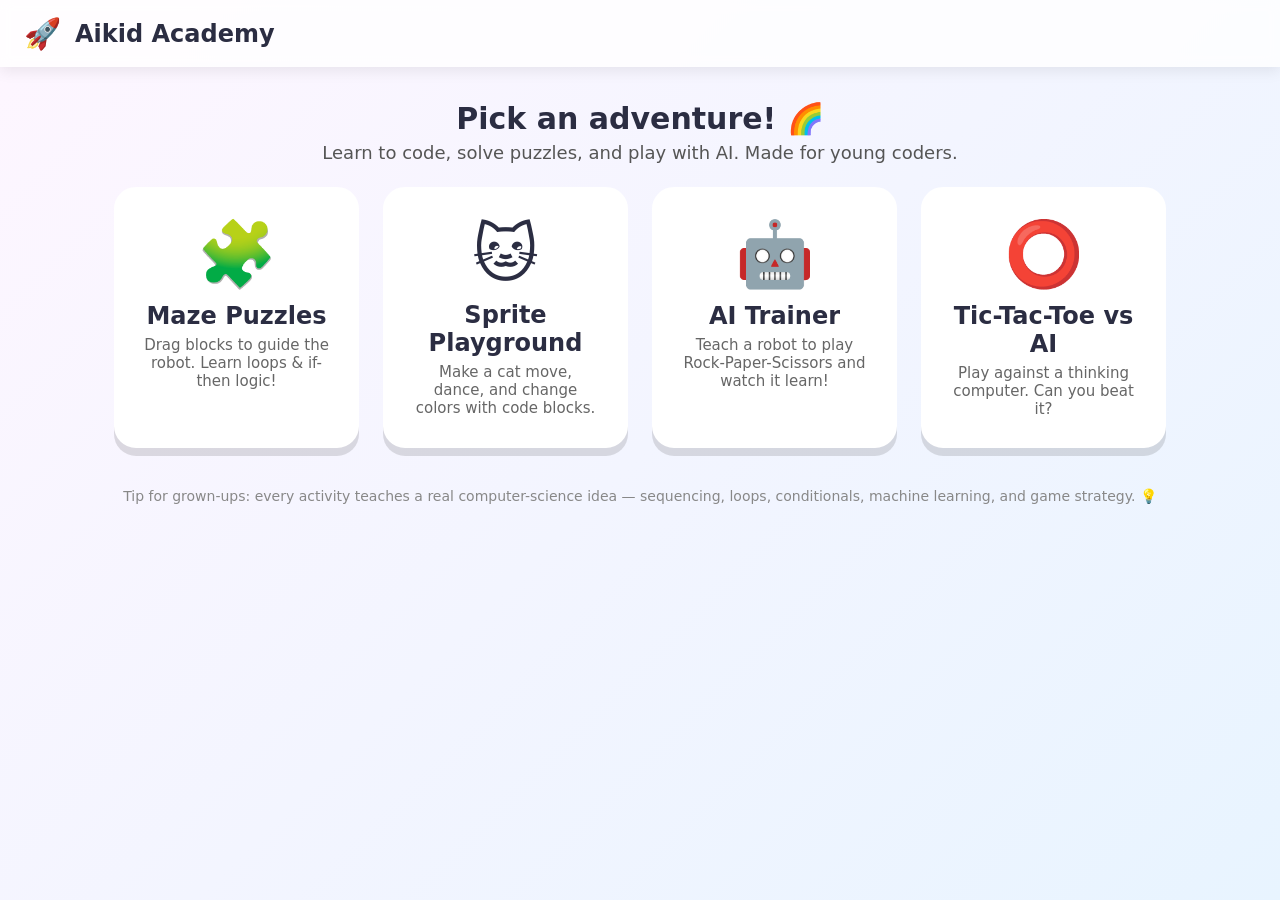
<file: index.html>
<!DOCTYPE html>
<html lang="en">
<head>
  <meta charset="UTF-8" />
  <meta name="viewport" content="width=device-width, initial-scale=1.0" />
  <title>Aikid Academy — Learn Code, Logic &amp; AI</title>
  <link rel="stylesheet" href="css/style.css" />
</head>
<body>
  <header class="topbar">
    <span class="logo">🚀</span>
    <h1>Aikid Academy</h1>
    <span class="spacer"></span>
  </header>

  <main class="wrap">
    <h2 class="section-title">Pick an adventure! 🌈</h2>
    <p class="lead">Learn to code, solve puzzles, and play with AI. Made for young coders.</p>

    <div class="card-grid">
      <a class="card c1" href="games/maze.html">
        <span class="emoji">🧩</span>
        <h3>Maze Puzzles</h3>
        <p>Drag blocks to guide the robot. Learn loops &amp; if-then logic!</p>
      </a>

      <a class="card c2" href="games/playground.html">
        <span class="emoji">🐱</span>
        <h3>Sprite Playground</h3>
        <p>Make a cat move, dance, and change colors with code blocks.</p>
      </a>

      <a class="card c3" href="games/ai.html">
        <span class="emoji">🤖</span>
        <h3>AI Trainer</h3>
        <p>Teach a robot to play Rock-Paper-Scissors and watch it learn!</p>
      </a>

      <a class="card c4" href="games/tictactoe.html">
        <span class="emoji">⭕</span>
        <h3>Tic-Tac-Toe vs AI</h3>
        <p>Play against a thinking computer. Can you beat it?</p>
      </a>
    </div>

    <p class="footer-note">
      Tip for grown-ups: every activity teaches a real computer-science idea —
      sequencing, loops, conditionals, machine learning, and game strategy. 💡
    </p>
  </main>
</body>
</html>
</file>
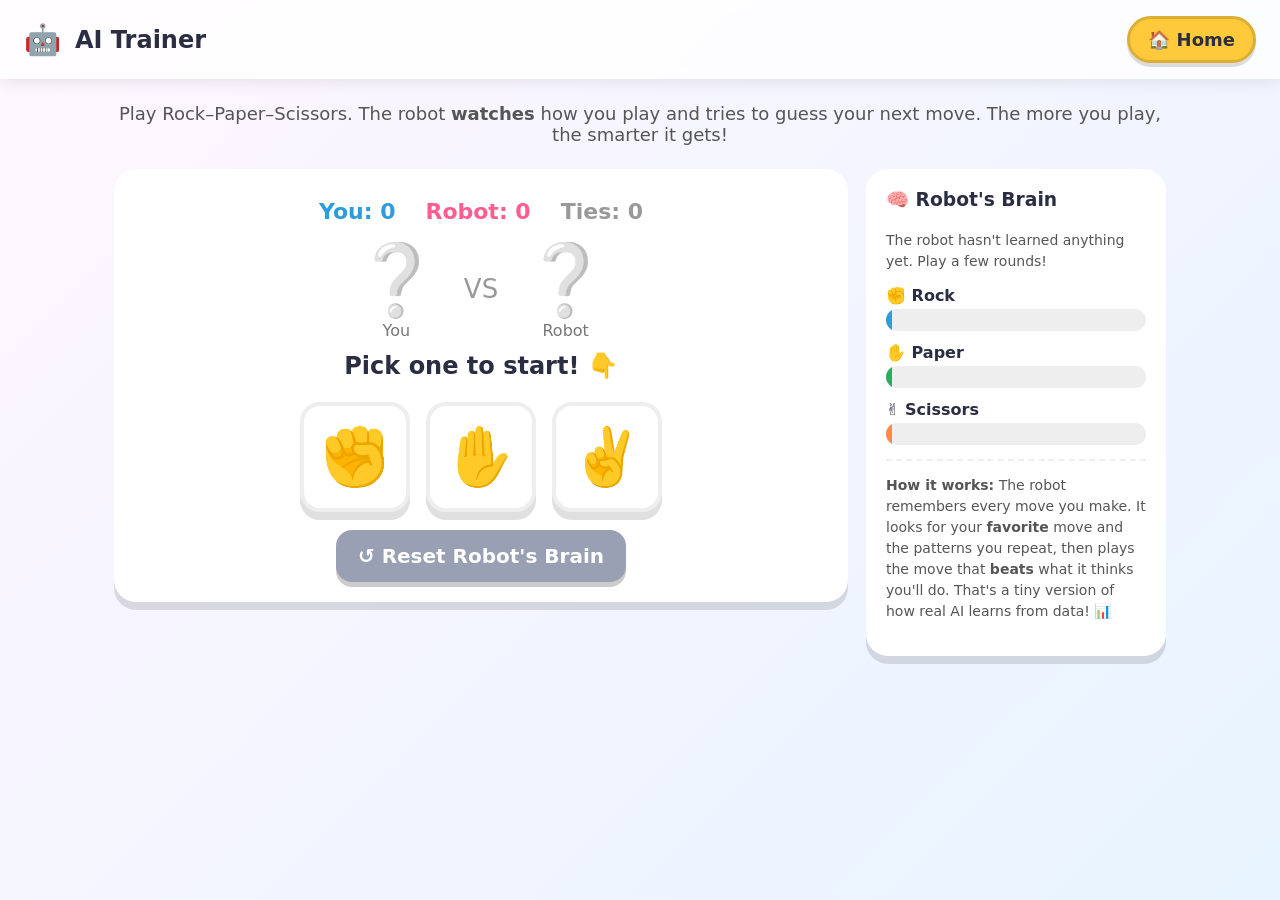
<file: games/ai.html>
<!DOCTYPE html>
<html lang="en">
<head>
  <meta charset="UTF-8" />
  <meta name="viewport" content="width=device-width, initial-scale=1.0" />
  <title>AI Trainer — Aikid Academy</title>
  <link rel="stylesheet" href="../css/style.css" />
  <style>
    .ai-layout { display: grid; grid-template-columns: 1fr 300px; gap: 18px; align-items: start; }
    @media (max-width: 820px) { .ai-layout { grid-template-columns: 1fr; } }

    .choices { display: flex; gap: 16px; justify-content: center; margin: 18px 0; flex-wrap: wrap; }
    .choice {
      font-size: 56px; background: #fff; border: 4px solid #eee; border-radius: 20px;
      width: 110px; height: 110px; cursor: pointer; box-shadow: var(--card-shadow);
      transition: transform 0.1s;
    }
    .choice:hover { transform: translateY(-6px); border-color: var(--purple); }
    .choice:active { transform: translateY(2px); }

    .battle { display: flex; align-items: center; justify-content: center; gap: 24px; font-size: 70px;
              min-height: 110px; }
    .battle .vs { font-size: 26px; color: #999; }
    .label { text-align: center; font-size: 16px; color: #777; }

    .score { display: flex; justify-content: center; gap: 30px; font-size: 22px; font-weight: bold; margin: 10px 0; }
    .score .you { color: var(--blue); }
    .score .ai  { color: var(--pink); }

    .result { text-align: center; font-size: 24px; font-weight: bold; min-height: 32px; margin: 8px 0; }

    .brain-bar { background: #eee; border-radius: 999px; height: 22px; overflow: hidden; margin: 4px 0 12px; }
    .brain-bar > div { height: 100%; display: flex; align-items: center; justify-content: flex-end;
                       padding-right: 6px; color: #fff; font-size: 12px; font-weight: bold; transition: width 0.3s; }
    .explain { font-size: 14px; color: #555; line-height: 1.5; }
  </style>
</head>
<body>
  <header class="topbar">
    <span class="logo">🤖</span>
    <h1>AI Trainer</h1>
    <span class="spacer"></span>
    <a class="home-btn" href="../index.html">🏠 Home</a>
  </header>

  <main class="wrap">
    <p class="lead">Play Rock–Paper–Scissors. The robot <b>watches</b> how you play and tries to guess your next move. The more you play, the smarter it gets!</p>

    <div class="ai-layout">
      <div class="panel">
        <div class="score">
          <span class="you">You: <span id="youScore">0</span></span>
          <span class="ai">Robot: <span id="aiScore">0</span></span>
          <span style="color:#999">Ties: <span id="tieScore">0</span></span>
        </div>

        <div class="battle">
          <div style="text-align:center"><div id="youPick">❔</div><div class="label">You</div></div>
          <span class="vs">VS</span>
          <div style="text-align:center"><div id="aiPick">❔</div><div class="label">Robot</div></div>
        </div>

        <div class="result" id="result">Pick one to start! 👇</div>

        <div class="choices">
          <button class="choice" data-move="rock">✊</button>
          <button class="choice" data-move="paper">✋</button>
          <button class="choice" data-move="scissors">✌️</button>
        </div>

        <div style="text-align:center">
          <button class="btn gray" id="resetBtn">↺ Reset Robot's Brain</button>
        </div>
      </div>

      <!-- AI brain panel -->
      <div class="panel">
        <h3 style="margin-top:0">🧠 Robot's Brain</h3>
        <p class="explain" id="brainNote">The robot hasn't learned anything yet. Play a few rounds!</p>
        <div><b>✊ Rock</b><div class="brain-bar"><div id="barRock" style="background:var(--blue);width:0">0%</div></div></div>
        <div><b>✋ Paper</b><div class="brain-bar"><div id="barPaper" style="background:var(--green);width:0">0%</div></div></div>
        <div><b>✌️ Scissors</b><div class="brain-bar"><div id="barScissors" style="background:var(--orange);width:0">0%</div></div></div>
        <hr style="border:none;border-top:2px dashed #eee;margin:14px 0" />
        <p class="explain">
          <b>How it works:</b> The robot remembers every move you make. It looks for your
          <b>favorite</b> move and the patterns you repeat, then plays the move that
          <b>beats</b> what it thinks you'll do. That's a tiny version of how real AI learns from data! 📊
        </p>
      </div>
    </div>
  </main>

  <div class="toast" id="toast"></div>

  <script>
    const $ = (id) => document.getElementById(id);
    const MOVES = ["rock", "paper", "scissors"];
    const EMOJI = { rock: "✊", paper: "✋", scissors: "✌️" };
    const BEATS = { rock: "scissors", paper: "rock", scissors: "paper" }; // key beats value
    const COUNTER = { rock: "paper", paper: "scissors", scissors: "rock" }; // move that beats key

    // Memory: how often each move is played, and what move follows each move (pattern learning)
    let counts = { rock: 0, paper: 0, scissors: 0 };
    let next = { rock: {rock:0,paper:0,scissors:0}, paper:{rock:0,paper:0,scissors:0}, scissors:{rock:0,paper:0,scissors:0} };
    let lastMove = null;
    let scores = { you: 0, ai: 0, tie: 0 };

    function aiGuess() {
      // If we've seen the player's last move, predict what usually comes next
      if (lastMove) {
        const after = next[lastMove];
        const total = after.rock + after.paper + after.scissors;
        if (total > 0) {
          const predicted = MOVES.reduce((a, b) => (after[a] >= after[b] ? a : b));
          return COUNTER[predicted];
        }
      }
      // Otherwise counter the player's overall favorite
      const total = counts.rock + counts.paper + counts.scissors;
      if (total > 0) {
        const fav = MOVES.reduce((a, b) => (counts[a] >= counts[b] ? a : b));
        return COUNTER[fav];
      }
      // No data yet → random
      return MOVES[Math.floor(Math.random() * 3)];
    }

    function play(youMove) {
      const aiMove = aiGuess();
      $("youPick").textContent = EMOJI[youMove];
      $("aiPick").textContent = EMOJI[aiMove];

      let msg, cls;
      if (youMove === aiMove) { scores.tie++; msg = "🤝 It's a tie!"; cls = ""; }
      else if (BEATS[youMove] === aiMove) { scores.you++; msg = "🎉 You win!"; cls = "win"; }
      else { scores.ai++; msg = "🤖 Robot wins!"; cls = "oops"; }

      $("result").textContent = msg;
      toast(msg, cls);

      // LEARN: record this move and the pattern from the previous move
      counts[youMove]++;
      if (lastMove) next[lastMove][youMove]++;
      lastMove = youMove;

      updateScores();
      updateBrain();
    }

    function updateScores() {
      $("youScore").textContent = scores.you;
      $("aiScore").textContent = scores.ai;
      $("tieScore").textContent = scores.tie;
    }

    function updateBrain() {
      const total = counts.rock + counts.paper + counts.scissors;
      ["rock", "paper", "scissors"].forEach((m) => {
        const pct = total ? Math.round((counts[m] / total) * 100) : 0;
        const bar = $("bar" + m[0].toUpperCase() + m.slice(1));
        bar.style.width = pct + "%";
        bar.textContent = pct + "%";
      });
      if (total === 0) {
        $("brainNote").textContent = "The robot hasn't learned anything yet. Play a few rounds!";
      } else {
        const fav = MOVES.reduce((a, b) => (counts[a] >= counts[b] ? a : b));
        $("brainNote").innerHTML = "After " + total + " rounds, the robot thinks your favorite is <b>" +
          EMOJI[fav] + "</b>. It will try to beat that!";
      }
    }

    let toastTimer;
    function toast(msg, cls) {
      const t = $("toast");
      t.textContent = msg;
      t.className = "toast show " + (cls || "");
      clearTimeout(toastTimer);
      toastTimer = setTimeout(() => (t.className = "toast"), 1500);
    }

    document.querySelectorAll(".choice").forEach((c) =>
      c.addEventListener("click", () => play(c.dataset.move))
    );
    $("resetBtn").onclick = () => {
      counts = { rock: 0, paper: 0, scissors: 0 };
      next = { rock:{rock:0,paper:0,scissors:0}, paper:{rock:0,paper:0,scissors:0}, scissors:{rock:0,paper:0,scissors:0} };
      lastMove = null;
      scores = { you: 0, ai: 0, tie: 0 };
      $("youPick").textContent = "❔"; $("aiPick").textContent = "❔";
      $("result").textContent = "Brain wiped! Pick one to start again. 👇";
      updateScores(); updateBrain();
    };

    updateBrain();
  </script>
</body>
</html>
</file>
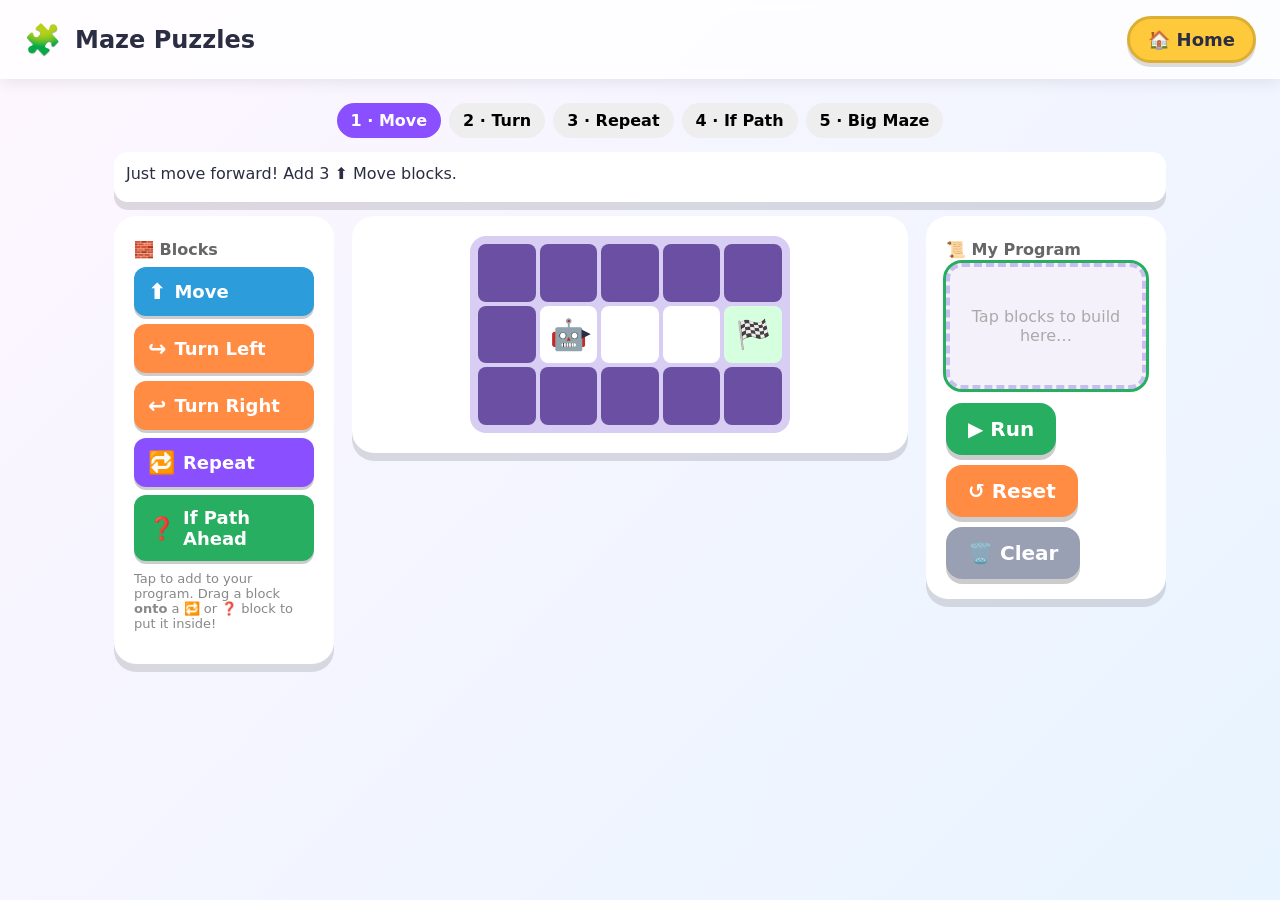
<file: games/maze.html>
<!DOCTYPE html>
<html lang="en">
<head>
  <meta charset="UTF-8" />
  <meta name="viewport" content="width=device-width, initial-scale=1.0" />
  <title>Maze Puzzles — Aikid Academy</title>
  <link rel="stylesheet" href="../css/style.css" />
  <style>
    .maze-layout { display: grid; grid-template-columns: 220px 1fr 240px; gap: 18px; align-items: start; }
    @media (max-width: 880px) { .maze-layout { grid-template-columns: 1fr; } }

    #grid { display: grid; gap: 4px; background: #d8cdf2; padding: 8px; border-radius: 16px; }
    .cell {
      width: 100%; aspect-ratio: 1 / 1; border-radius: 8px;
      display: flex; align-items: center; justify-content: center; font-size: 28px;
      background: #fff;
    }
    .cell.wall { background: #6b4fa3; }
    .cell.goal { background: #d6ffe0; }
    .robot { font-size: 30px; transition: transform 0.25s ease, left 0.25s, top 0.25s; }

    .level-pills { display: flex; flex-wrap: wrap; gap: 8px; justify-content: center; margin-bottom: 14px; }
    .pill { border: none; cursor: pointer; font-family: inherit; font-weight: bold; font-size: 16px;
            padding: 8px 14px; border-radius: 999px; background: #eee; }
    .pill.active { background: var(--purple); color: #fff; }
    .pill.done::after { content: " ⭐"; }

    .toolbox-title { font-weight: bold; font-size: 16px; margin: 4px 0; color: #666; }
    .program-block { position: relative; }
    .program-block .del {
      position: absolute; top: 4px; right: 6px; background: #ffffff66; border: none;
      border-radius: 50%; width: 24px; height: 24px; cursor: pointer; font-weight: bold; color: #fff;
    }
    .nested { margin-top: 8px; }
    .stepper button { width: 26px; height: 26px; border-radius: 8px; border: none; font-size: 18px;
                      font-weight: bold; cursor: pointer; background: #ffffff55; color: #fff; }
    .actions { display: flex; gap: 10px; margin-top: 14px; flex-wrap: wrap; }
    .speech { background: #fff; border-radius: 14px; padding: 12px; font-size: 16px; min-height: 50px;
              box-shadow: var(--card-shadow); margin-bottom: 14px; }
  </style>
</head>
<body>
  <header class="topbar">
    <span class="logo">🧩</span>
    <h1>Maze Puzzles</h1>
    <span class="spacer"></span>
    <a class="home-btn" href="../index.html">🏠 Home</a>
  </header>

  <main class="wrap">
    <div class="level-pills" id="levelPills"></div>
    <div class="speech" id="speech">Build a program to help 🤖 reach the goal 🏁. Tap a block to add it!</div>

    <div class="maze-layout">
      <!-- Toolbox -->
      <div class="panel">
        <div class="toolbox-title">🧱 Blocks</div>
        <div class="block" data-type="move" draggable="true"><span class="ico">⬆️</span> Move</div>
        <div class="block" data-type="left" draggable="true"><span class="ico">↪️</span> Turn Left</div>
        <div class="block" data-type="right" draggable="true"><span class="ico">↩️</span> Turn Right</div>
        <div class="block" data-type="repeat" draggable="true"><span class="ico">🔁</span> Repeat</div>
        <div class="block" data-type="if" draggable="true"><span class="ico">❓</span> If Path Ahead</div>
        <p style="font-size:13px;color:#888;margin-top:10px;">
          Tap to add to your program. Drag a block <b>onto</b> a 🔁 or ❓ block to put it inside!
        </p>
      </div>

      <!-- Maze grid -->
      <div class="panel" style="text-align:center;">
        <div id="grid"></div>
      </div>

      <!-- Program -->
      <div class="panel">
        <div class="toolbox-title">📜 My Program</div>
        <div class="dropzone" id="program" data-container="root">
          <div class="placeholder">Tap blocks to build here…</div>
        </div>
        <div class="actions">
          <button class="btn green" id="runBtn">▶️ Run</button>
          <button class="btn orange" id="resetBtn">↺ Reset</button>
          <button class="btn gray" id="clearBtn">🗑️ Clear</button>
        </div>
      </div>
    </div>
  </main>

  <div class="toast" id="toast"></div>
  <script src="../js/maze.js"></script>
</body>
</html>
</file>
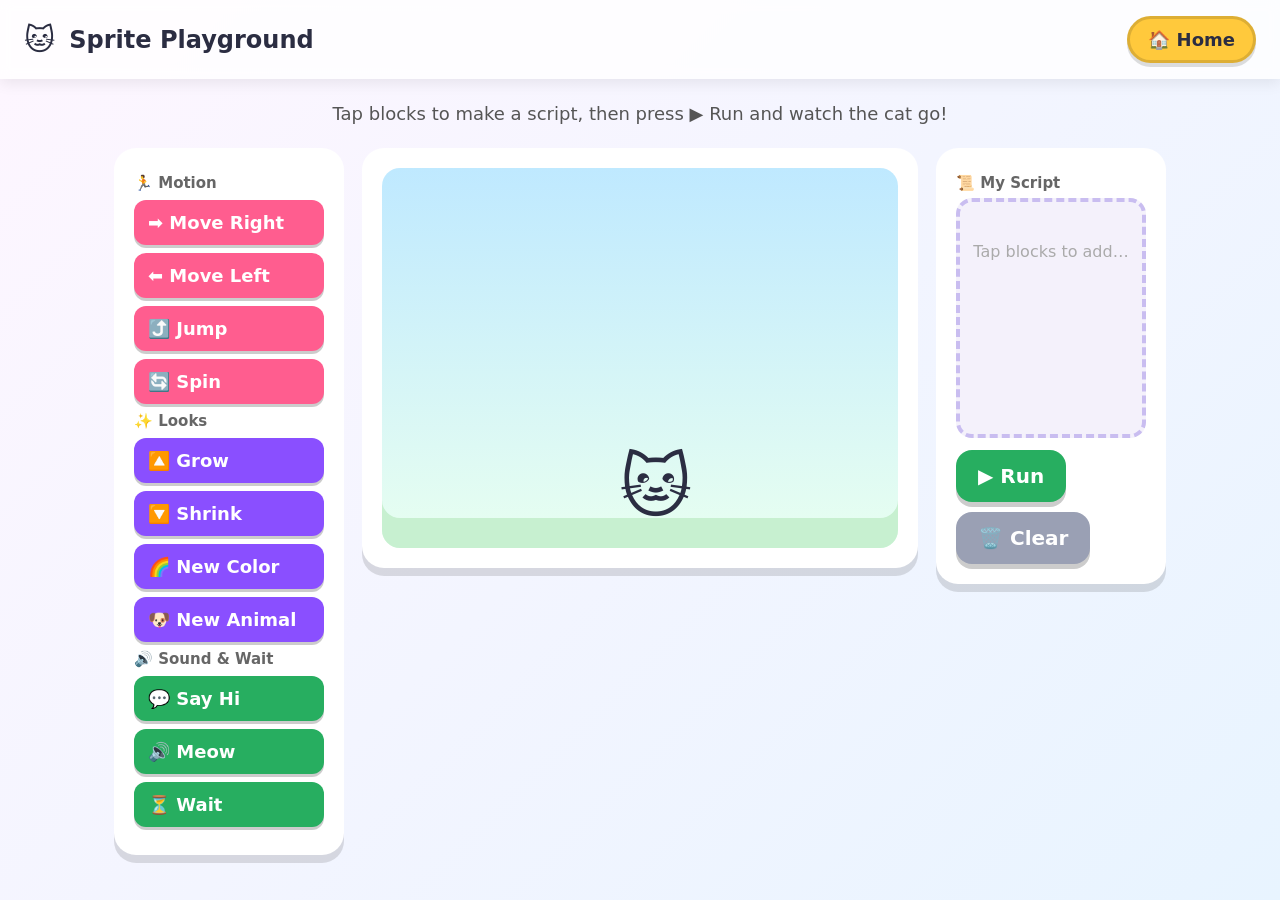
<file: games/playground.html>
<!DOCTYPE html>
<html lang="en">
<head>
  <meta charset="UTF-8" />
  <meta name="viewport" content="width=device-width, initial-scale=1.0" />
  <title>Sprite Playground — Aikid Academy</title>
  <link rel="stylesheet" href="../css/style.css" />
  <style>
    .play-layout { display: grid; grid-template-columns: 230px 1fr 230px; gap: 18px; align-items: start; }
    @media (max-width: 880px) { .play-layout { grid-template-columns: 1fr; } }

    #stage {
      position: relative; height: 380px; border-radius: 18px; overflow: hidden;
      background: linear-gradient(#bfe9ff, #e8fff0);
      box-shadow: inset 0 -30px 0 #c7f0d0;
    }
    #sprite {
      position: absolute; left: 46%; bottom: 20px; font-size: 70px;
      transition: all 0.3s ease; transform-origin: center bottom;
    }
    #bubble {
      position: absolute; background: #fff; border-radius: 14px; padding: 8px 12px;
      font-size: 16px; box-shadow: 0 3px 8px #0002; display: none; max-width: 160px;
    }
    .toolbox-title { font-weight: bold; font-size: 15px; margin: 6px 0; color: #666; }
    .block.act { background: var(--pink); }
    .block.look { background: var(--purple); }
    .block.sound { background: var(--green); }
    #script { min-height: 240px; }
    .program-block { position: relative; }
    .program-block .del { position: absolute; top: 6px; right: 8px; background: #ffffff66; border: none;
      border-radius: 50%; width: 22px; height: 22px; cursor: pointer; color: #fff; font-weight: bold; }
    .actions { display: flex; gap: 10px; margin-top: 12px; flex-wrap: wrap; }
  </style>
</head>
<body>
  <header class="topbar">
    <span class="logo">🐱</span>
    <h1>Sprite Playground</h1>
    <span class="spacer"></span>
    <a class="home-btn" href="../index.html">🏠 Home</a>
  </header>

  <main class="wrap">
    <p class="lead">Tap blocks to make a script, then press ▶️ Run and watch the cat go!</p>

    <div class="play-layout">
      <!-- Toolbox -->
      <div class="panel">
        <div class="toolbox-title">🏃 Motion</div>
        <div class="block act"  data-cmd="right">➡️ Move Right</div>
        <div class="block act"  data-cmd="left">⬅️ Move Left</div>
        <div class="block act"  data-cmd="jump">⤴️ Jump</div>
        <div class="block act"  data-cmd="spin">🔄 Spin</div>
        <div class="toolbox-title">✨ Looks</div>
        <div class="block look" data-cmd="grow">🔼 Grow</div>
        <div class="block look" data-cmd="shrink">🔽 Shrink</div>
        <div class="block look" data-cmd="color">🌈 New Color</div>
        <div class="block look" data-cmd="costume">🐶 New Animal</div>
        <div class="toolbox-title">🔊 Sound &amp; Wait</div>
        <div class="block sound" data-cmd="say">💬 Say Hi</div>
        <div class="block sound" data-cmd="meow">🔊 Meow</div>
        <div class="block sound" data-cmd="wait">⏳ Wait</div>
      </div>

      <!-- Stage -->
      <div class="panel">
        <div id="stage">
          <div id="bubble"></div>
          <div id="sprite">🐱</div>
        </div>
      </div>

      <!-- Script -->
      <div class="panel">
        <div class="toolbox-title">📜 My Script</div>
        <div class="dropzone" id="script"><div class="placeholder">Tap blocks to add…</div></div>
        <div class="actions">
          <button class="btn green" id="runBtn">▶️ Run</button>
          <button class="btn gray" id="clearBtn">🗑️ Clear</button>
        </div>
      </div>
    </div>
  </main>

  <script>
    const $ = (id) => document.getElementById(id);
    const sprite = $("sprite");
    const stage = $("stage");
    const bubble = $("bubble");
    let script = [];
    let running = false;

    const animals = ["🐱", "🐶", "🐸", "🦄", "🐢", "🐥", "🦊", "🐼"];
    const labels = {
      right:"➡️ Move Right", left:"⬅️ Move Left", jump:"⤴️ Jump", spin:"🔄 Spin",
      grow:"🔼 Grow", shrink:"🔽 Shrink", color:"🌈 New Color", costume:"🐶 New Animal",
      say:"💬 Say Hi", meow:"🔊 Meow", wait:"⏳ Wait"
    };
    const klass = {
      right:"act",left:"act",jump:"act",spin:"act",
      grow:"look",shrink:"look",color:"look",costume:"look",
      say:"sound",meow:"sound",wait:"sound"
    };

    // sprite state
    let x = 46, size = 70, hue = 0, rot = 0, animal = 0;

    function resetSprite() {
      x = 46; size = 70; hue = 0; rot = 0; animal = 0;
      apply();
    }
    function apply() {
      sprite.style.left = x + "%";
      sprite.style.fontSize = size + "px";
      sprite.style.filter = `hue-rotate(${hue}deg)`;
      sprite.style.transform = `rotate(${rot}deg)`;
      sprite.textContent = animals[animal];
    }

    function renderScript() {
      const z = $("script");
      z.innerHTML = "";
      if (script.length === 0) { z.innerHTML = '<div class="placeholder">Tap blocks to add…</div>'; return; }
      script.forEach((cmd, i) => {
        const el = document.createElement("div");
        el.className = "block " + klass[cmd] + " program-block";
        el.innerHTML = "<span>" + labels[cmd] + "</span>";
        const del = document.createElement("button");
        del.className = "del"; del.textContent = "✕";
        del.onclick = () => { script.splice(i, 1); renderScript(); };
        el.appendChild(del);
        z.appendChild(el);
      });
    }

    // tiny beep using WebAudio (no files needed)
    function beep(freq, dur) {
      try {
        const ac = beep.ac || (beep.ac = new (window.AudioContext || window.webkitAudioContext)());
        const o = ac.createOscillator(), g = ac.createGain();
        o.frequency.value = freq; o.type = "triangle";
        o.connect(g); g.connect(ac.destination);
        g.gain.setValueAtTime(0.15, ac.currentTime);
        g.gain.exponentialRampToValueAtTime(0.001, ac.currentTime + dur);
        o.start(); o.stop(ac.currentTime + dur);
      } catch (e) {}
    }

    function showBubble(text) {
      bubble.textContent = text;
      bubble.style.display = "block";
      bubble.style.left = Math.min(80, x + 8) + "%";
      bubble.style.bottom = (20 + size) + "px";
      setTimeout(() => (bubble.style.display = "none"), 900);
    }

    const sleep = (ms) => new Promise((r) => setTimeout(r, ms));

    async function step(cmd) {
      switch (cmd) {
        case "right": x = Math.min(82, x + 12); break;
        case "left":  x = Math.max(4,  x - 12); break;
        case "jump":  sprite.style.bottom = "120px"; beep(523,0.15); await sleep(300); sprite.style.bottom = "20px"; break;
        case "spin":  rot += 360; break;
        case "grow":  size = Math.min(140, size + 18); break;
        case "shrink":size = Math.max(34, size - 18); break;
        case "color": hue = (hue + 60) % 360; break;
        case "costume": animal = (animal + 1) % animals.length; break;
        case "say":   showBubble("Hi! 👋"); break;
        case "meow":  beep(660,0.12); await sleep(120); beep(440,0.18); break;
        case "wait":  await sleep(500); break;
      }
      apply();
      await sleep(350);
    }

    async function run() {
      if (running || script.length === 0) return;
      running = true;
      $("runBtn").disabled = true;
      resetSprite();
      await sleep(200);
      for (const cmd of script) await step(cmd);
      running = false;
      $("runBtn").disabled = false;
    }

    document.querySelectorAll(".block[data-cmd]").forEach((b) => {
      b.addEventListener("click", () => { if (!running) { script.push(b.dataset.cmd); renderScript(); } });
    });
    $("runBtn").onclick = run;
    $("clearBtn").onclick = () => { if (!running) { script = []; renderScript(); resetSprite(); } };

    resetSprite();
    renderScript();
  </script>
</body>
</html>
</file>
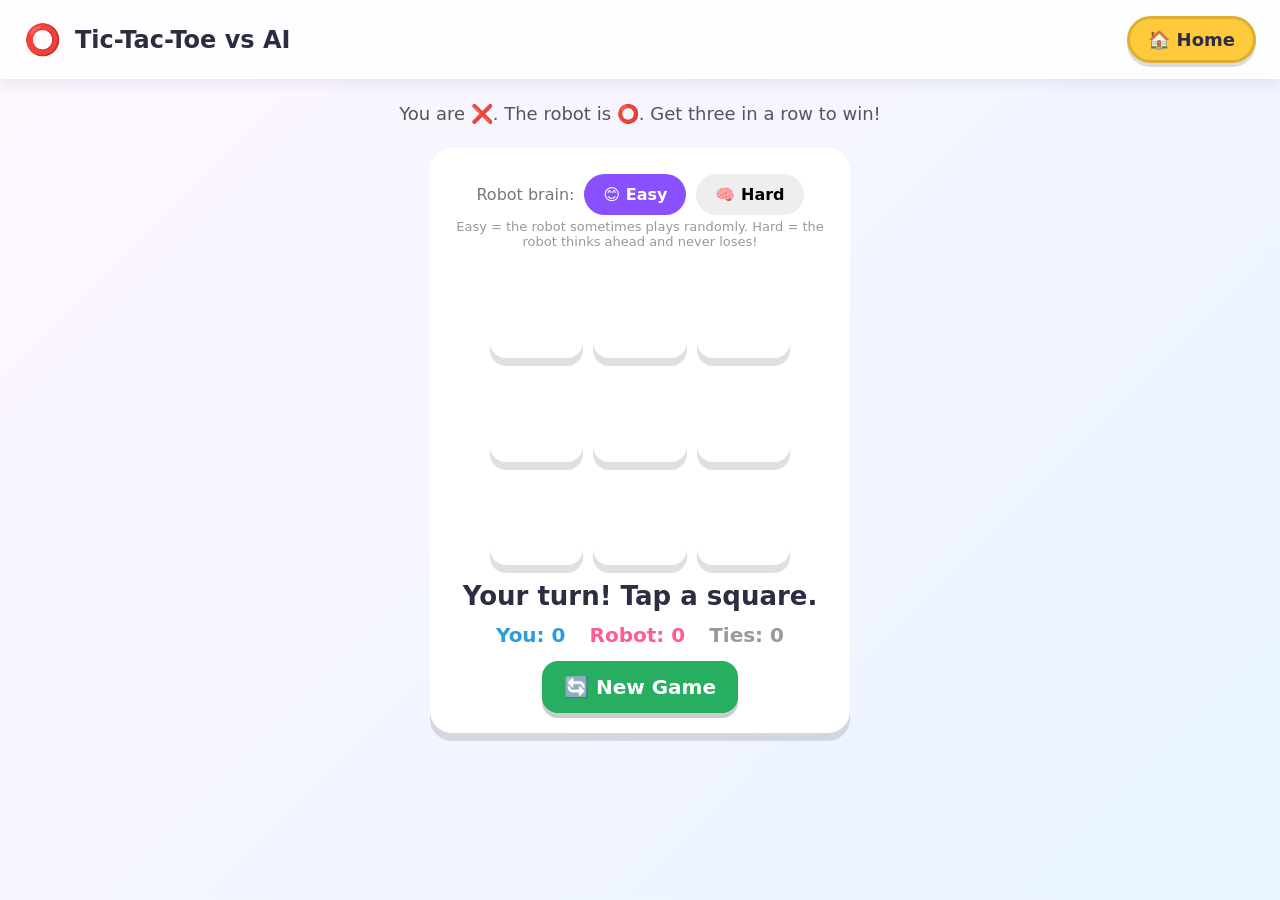
<file: games/tictactoe.html>
<!DOCTYPE html>
<html lang="en">
<head>
  <meta charset="UTF-8" />
  <meta name="viewport" content="width=device-width, initial-scale=1.0" />
  <title>Tic-Tac-Toe vs AI — Aikid Academy</title>
  <link rel="stylesheet" href="../css/style.css" />
  <style>
    .board { display: grid; grid-template-columns: repeat(3, 1fr); gap: 10px; width: 300px; margin: 16px auto; }
    .sq {
      aspect-ratio: 1/1; background: #fff; border-radius: 16px; border: none; cursor: pointer;
      font-size: 56px; box-shadow: var(--card-shadow); display: flex; align-items: center; justify-content: center;
    }
    .sq:hover:not(:disabled) { background: #f3eeff; }
    .sq.win { background: #d6ffe0; }
    .sq:disabled { cursor: default; }
    .result { text-align: center; font-size: 26px; font-weight: bold; min-height: 34px; }
    .diff { display: flex; gap: 10px; justify-content: center; margin: 6px 0 4px; }
    .diff button { font-family: inherit; font-weight: bold; font-size: 16px; padding: 8px 16px;
                   border-radius: 999px; border: 3px solid transparent; cursor: pointer; background: #eee; }
    .diff button.active { background: var(--purple); color: #fff; }
    .center { text-align: center; }
    .score { display:flex; justify-content:center; gap:24px; font-weight:bold; font-size:20px; margin-top:8px;}
  </style>
</head>
<body>
  <header class="topbar">
    <span class="logo">⭕</span>
    <h1>Tic-Tac-Toe vs AI</h1>
    <span class="spacer"></span>
    <a class="home-btn" href="../index.html">🏠 Home</a>
  </header>

  <main class="wrap">
    <p class="lead">You are ❌. The robot is ⭕. Get three in a row to win!</p>

    <div class="panel" style="max-width:420px;margin:0 auto;">
      <div class="diff">
        <span style="align-self:center;color:#777;">Robot brain:</span>
        <button data-diff="easy" class="active">😊 Easy</button>
        <button data-diff="hard">🧠 Hard</button>
      </div>
      <div class="center" style="font-size:13px;color:#999;">
        Easy = the robot sometimes plays randomly. Hard = the robot thinks ahead and never loses!
      </div>

      <div class="board" id="board"></div>
      <div class="result" id="result">Your turn! Tap a square.</div>

      <div class="score">
        <span style="color:var(--blue)">You: <span id="wYou">0</span></span>
        <span style="color:var(--pink)">Robot: <span id="wAi">0</span></span>
        <span style="color:#999">Ties: <span id="wTie">0</span></span>
      </div>

      <div class="center" style="margin-top:14px;">
        <button class="btn green" id="newBtn">🔄 New Game</button>
      </div>
    </div>
  </main>

  <div class="toast" id="toast"></div>

  <script>
    const $ = (id) => document.getElementById(id);
    const HUMAN = "❌", AI = "⭕";
    let board, gameOver, difficulty = "easy";
    let wins = { you: 0, ai: 0, tie: 0 };
    const LINES = [[0,1,2],[3,4,5],[6,7,8],[0,3,6],[1,4,7],[2,5,8],[0,4,8],[2,4,6]];

    function newGame() {
      board = Array(9).fill("");
      gameOver = false;
      $("result").textContent = "Your turn! Tap a square.";
      render();
    }

    function render() {
      const b = $("board");
      b.innerHTML = "";
      board.forEach((v, i) => {
        const sq = document.createElement("button");
        sq.className = "sq";
        sq.textContent = v;
        sq.disabled = v !== "" || gameOver;
        sq.onclick = () => humanMove(i);
        b.appendChild(sq);
      });
    }

    function winnerOf(bd) {
      for (const [a, c, d] of LINES)
        if (bd[a] && bd[a] === bd[c] && bd[a] === bd[d]) return { who: bd[a], line: [a, c, d] };
      if (bd.every((x) => x)) return { who: "tie", line: [] };
      return null;
    }

    function humanMove(i) {
      if (gameOver || board[i]) return;
      board[i] = HUMAN;
      render();
      if (checkEnd()) return;
      setTimeout(aiMove, 350);
    }

    function aiMove() {
      let move;
      const empties = board.map((v, i) => (v ? -1 : i)).filter((i) => i >= 0);
      if (difficulty === "easy" && Math.random() < 0.5) {
        move = empties[Math.floor(Math.random() * empties.length)];
      } else {
        move = bestMove();
      }
      board[move] = AI;
      render();
      checkEnd();
    }

    // Minimax — the robot plays perfectly
    function bestMove() {
      let best = -Infinity, choice = null;
      for (let i = 0; i < 9; i++) {
        if (!board[i]) {
          board[i] = AI;
          const score = minimax(board, 0, false);
          board[i] = "";
          if (score > best) { best = score; choice = i; }
        }
      }
      return choice;
    }
    function minimax(bd, depth, isMax) {
      const res = winnerOf(bd);
      if (res) {
        if (res.who === AI) return 10 - depth;
        if (res.who === HUMAN) return depth - 10;
        return 0;
      }
      if (isMax) {
        let best = -Infinity;
        for (let i = 0; i < 9; i++) if (!bd[i]) { bd[i] = AI; best = Math.max(best, minimax(bd, depth+1, false)); bd[i] = ""; }
        return best;
      } else {
        let best = Infinity;
        for (let i = 0; i < 9; i++) if (!bd[i]) { bd[i] = HUMAN; best = Math.min(best, minimax(bd, depth+1, true)); bd[i] = ""; }
        return best;
      }
    }

    function checkEnd() {
      const res = winnerOf(board);
      if (!res) return false;
      gameOver = true;
      render();
      if (res.who === "tie") {
        wins.tie++; $("result").textContent = "🤝 It's a tie!"; toast("🤝 Tie game!", "");
      } else if (res.who === HUMAN) {
        wins.you++; $("result").textContent = "🎉 You win! Amazing!"; highlight(res.line); toast("🎉 You win!", "win");
      } else {
        wins.ai++; $("result").textContent = "🤖 Robot wins! Try again."; highlight(res.line); toast("🤖 Robot wins!", "oops");
      }
      $("wYou").textContent = wins.you; $("wAi").textContent = wins.ai; $("wTie").textContent = wins.tie;
      return true;
    }

    function highlight(line) {
      const sqs = $("board").children;
      line.forEach((i) => sqs[i].classList.add("win"));
    }

    let toastTimer;
    function toast(msg, cls) {
      const t = $("toast");
      t.textContent = msg; t.className = "toast show " + (cls || "");
      clearTimeout(toastTimer); toastTimer = setTimeout(() => (t.className = "toast"), 1800);
    }

    document.querySelectorAll(".diff button[data-diff]").forEach((b) =>
      b.addEventListener("click", () => {
        difficulty = b.dataset.diff;
        document.querySelectorAll(".diff button").forEach((x) => x.classList.remove("active"));
        b.classList.add("active");
        newGame();
      })
    );
    $("newBtn").onclick = newGame;
    newGame();
  </script>
</body>
</html>
</file>
<file: css/style.css>
/* ===========================================================
   Aikid Academy — shared styles
   Big, bright and friendly for young learners (ages 6-10)
   =========================================================== */

:root {
  --bg1: #fef6ff;
  --bg2: #e8f4ff;
  --ink: #2b2d42;
  --pink: #ff5d8f;
  --purple: #8a4fff;
  --blue: #2d9cdb;
  --green: #27ae60;
  --yellow: #ffc93c;
  --orange: #ff8c42;
  --card-shadow: 0 8px 0 rgba(0, 0, 0, 0.12);
  --radius: 22px;
}

* { box-sizing: border-box; }

html, body {
  margin: 0;
  padding: 0;
  font-family: "Comic Sans MS", "Baloo 2", "Trebuchet MS", system-ui, sans-serif;
  color: var(--ink);
  background: linear-gradient(135deg, var(--bg1), var(--bg2));
  min-height: 100vh;
}

/* ---------- Top bar ---------- */
.topbar {
  display: flex;
  align-items: center;
  gap: 14px;
  padding: 16px 24px;
  background: #ffffffcc;
  backdrop-filter: blur(6px);
  position: sticky;
  top: 0;
  z-index: 50;
  box-shadow: 0 4px 14px rgba(0, 0, 0, 0.08);
}
.topbar .logo { font-size: 30px; }
.topbar h1 { font-size: 24px; margin: 0; }
.topbar .spacer { flex: 1; }

.home-btn {
  text-decoration: none;
  background: var(--yellow);
  color: var(--ink);
  font-weight: bold;
  padding: 10px 18px;
  border-radius: 999px;
  border: 3px solid #00000022;
  font-size: 18px;
  box-shadow: 0 4px 0 #00000022;
}
.home-btn:active { transform: translateY(3px); box-shadow: none; }

/* ---------- Layout ---------- */
.wrap { max-width: 1100px; margin: 0 auto; padding: 24px; }

h2.section-title {
  font-size: 30px;
  text-align: center;
  margin: 10px 0 6px;
}
p.lead {
  text-align: center;
  font-size: 18px;
  color: #555;
  margin: 0 0 24px;
}

/* ---------- Big friendly buttons ---------- */
.btn {
  font-family: inherit;
  font-size: 20px;
  font-weight: bold;
  border: none;
  border-radius: 16px;
  padding: 14px 22px;
  cursor: pointer;
  color: #fff;
  box-shadow: 0 5px 0 #00000033;
  transition: transform 0.05s ease;
}
.btn:active { transform: translateY(4px); box-shadow: 0 1px 0 #00000033; }
.btn.green  { background: var(--green); }
.btn.blue   { background: var(--blue); }
.btn.pink   { background: var(--pink); }
.btn.purple { background: var(--purple); }
.btn.orange { background: var(--orange); }
.btn.gray   { background: #9aa0b4; }
.btn:disabled { opacity: 0.5; cursor: not-allowed; }

/* ---------- Cards (hub) ---------- */
.card-grid {
  display: grid;
  grid-template-columns: repeat(auto-fit, minmax(240px, 1fr));
  gap: 24px;
}
.card {
  text-decoration: none;
  color: var(--ink);
  background: #fff;
  border-radius: var(--radius);
  padding: 26px;
  box-shadow: var(--card-shadow);
  border: 4px solid #fff;
  transition: transform 0.12s ease, border-color 0.12s ease;
  text-align: center;
}
.card:hover { transform: translateY(-6px) rotate(-1deg); }
.card .emoji { font-size: 64px; display: block; margin-bottom: 10px; }
.card h3 { font-size: 24px; margin: 6px 0; }
.card p { font-size: 15px; color: #666; margin: 0; }
.card.c1:hover { border-color: var(--pink); }
.card.c2:hover { border-color: var(--green); }
.card.c3:hover { border-color: var(--purple); }
.card.c4:hover { border-color: var(--blue); }

/* ---------- Panels ---------- */
.panel {
  background: #fff;
  border-radius: var(--radius);
  padding: 20px;
  box-shadow: var(--card-shadow);
}

/* ---------- Toolbox / blocks ---------- */
.block {
  display: flex;
  align-items: center;
  gap: 8px;
  font-size: 18px;
  font-weight: bold;
  color: #fff;
  padding: 12px 14px;
  border-radius: 12px;
  margin: 8px 0;
  cursor: grab;
  user-select: none;
  box-shadow: 0 3px 0 #00000033;
}
.block:active { cursor: grabbing; }
.block .ico { font-size: 22px; }
.block[data-type="move"]   { background: var(--blue); }
.block[data-type="left"]   { background: var(--orange); }
.block[data-type="right"]  { background: var(--orange); }
.block[data-type="repeat"] { background: var(--purple); }
.block[data-type="if"]     { background: var(--green); }

.dropzone {
  min-height: 120px;
  background: #f4f1fb;
  border: 4px dashed #c9bdf0;
  border-radius: 16px;
  padding: 10px;
}
.dropzone.over { background: #ece4ff; border-color: var(--purple); }
.dropzone .placeholder { color: #aaa; text-align: center; padding: 30px 0; font-size: 16px; }

/* small repeat count badge */
.repeat-count {
  background: #ffffff55;
  border-radius: 8px;
  padding: 2px 8px;
}

.toast {
  position: fixed;
  left: 50%;
  bottom: 30px;
  transform: translateX(-50%);
  background: var(--ink);
  color: #fff;
  padding: 14px 26px;
  border-radius: 999px;
  font-size: 20px;
  font-weight: bold;
  box-shadow: 0 6px 20px rgba(0,0,0,0.3);
  opacity: 0;
  pointer-events: none;
  transition: opacity 0.25s ease;
  z-index: 100;
}
.toast.show { opacity: 1; }
.toast.win { background: var(--green); }
.toast.oops { background: var(--pink); }

.footer-note {
  text-align: center;
  color: #888;
  font-size: 14px;
  margin: 40px 0 20px;
}
</file>
